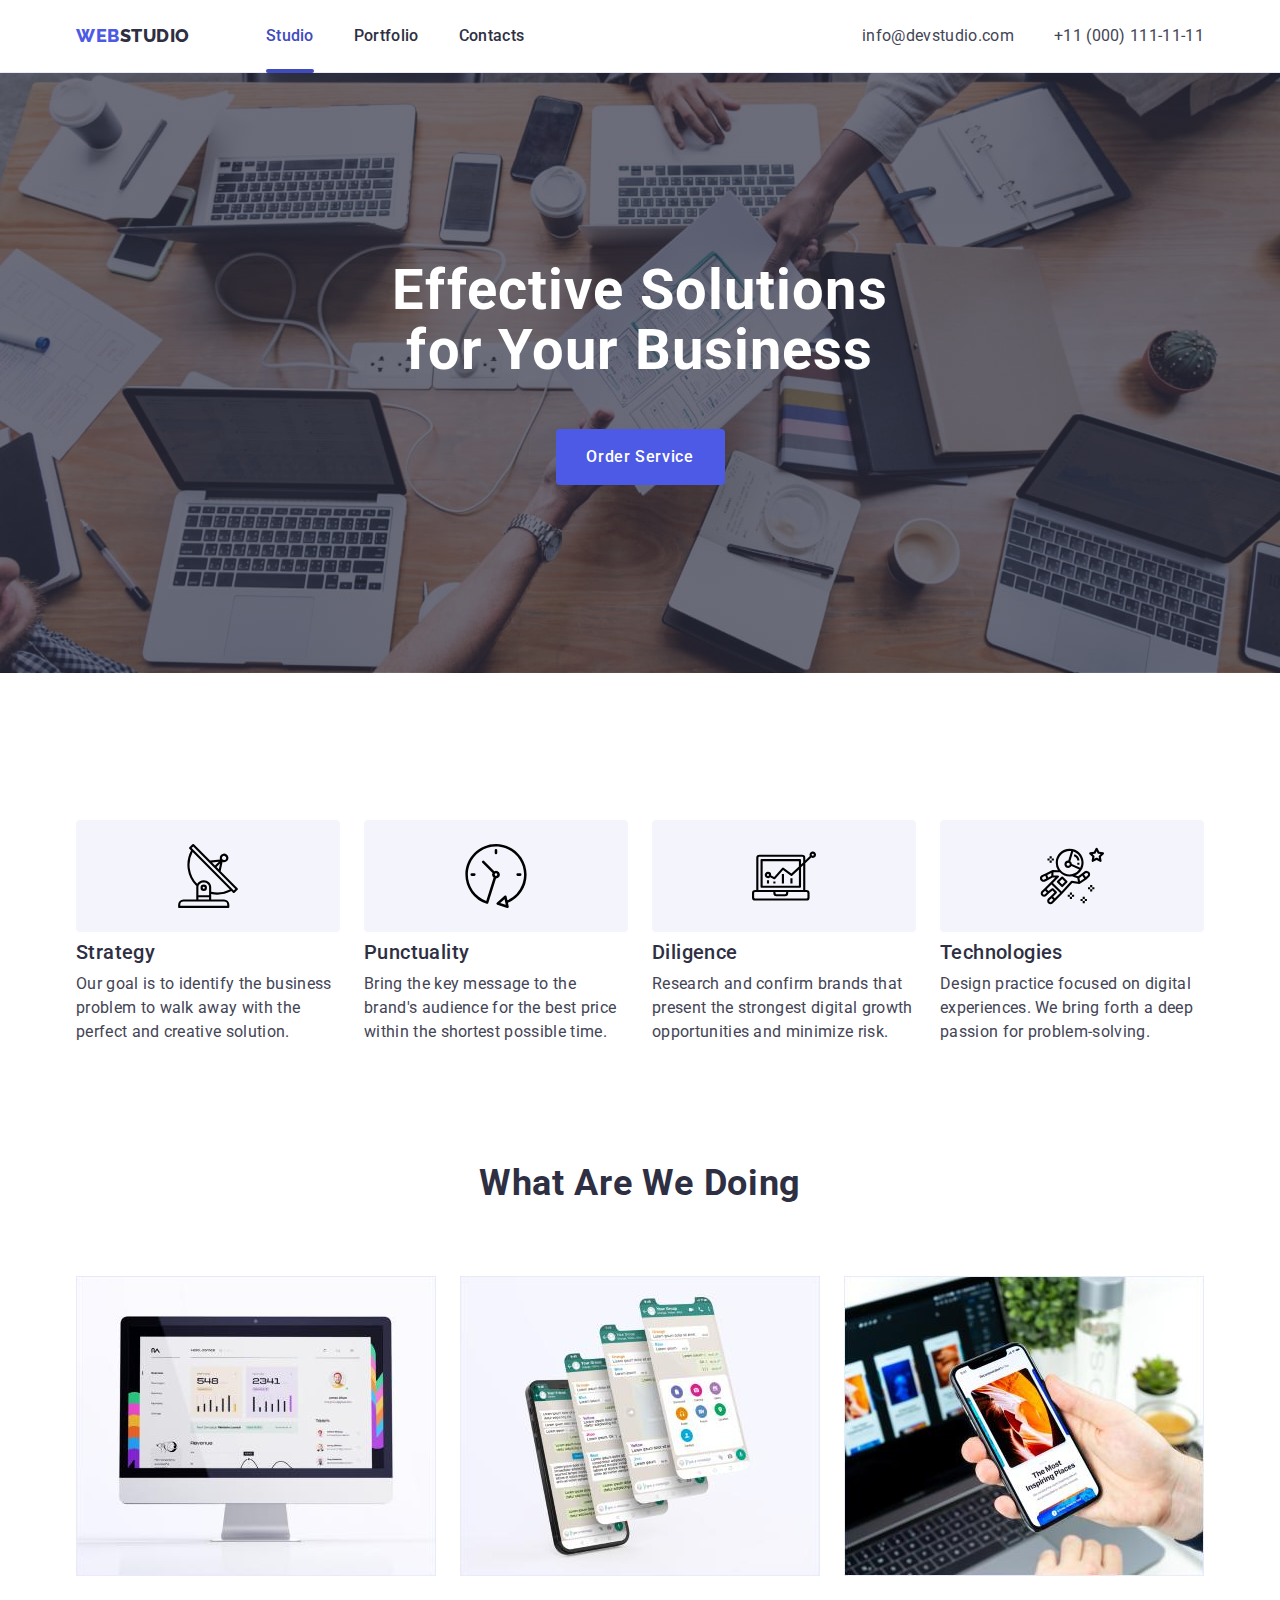
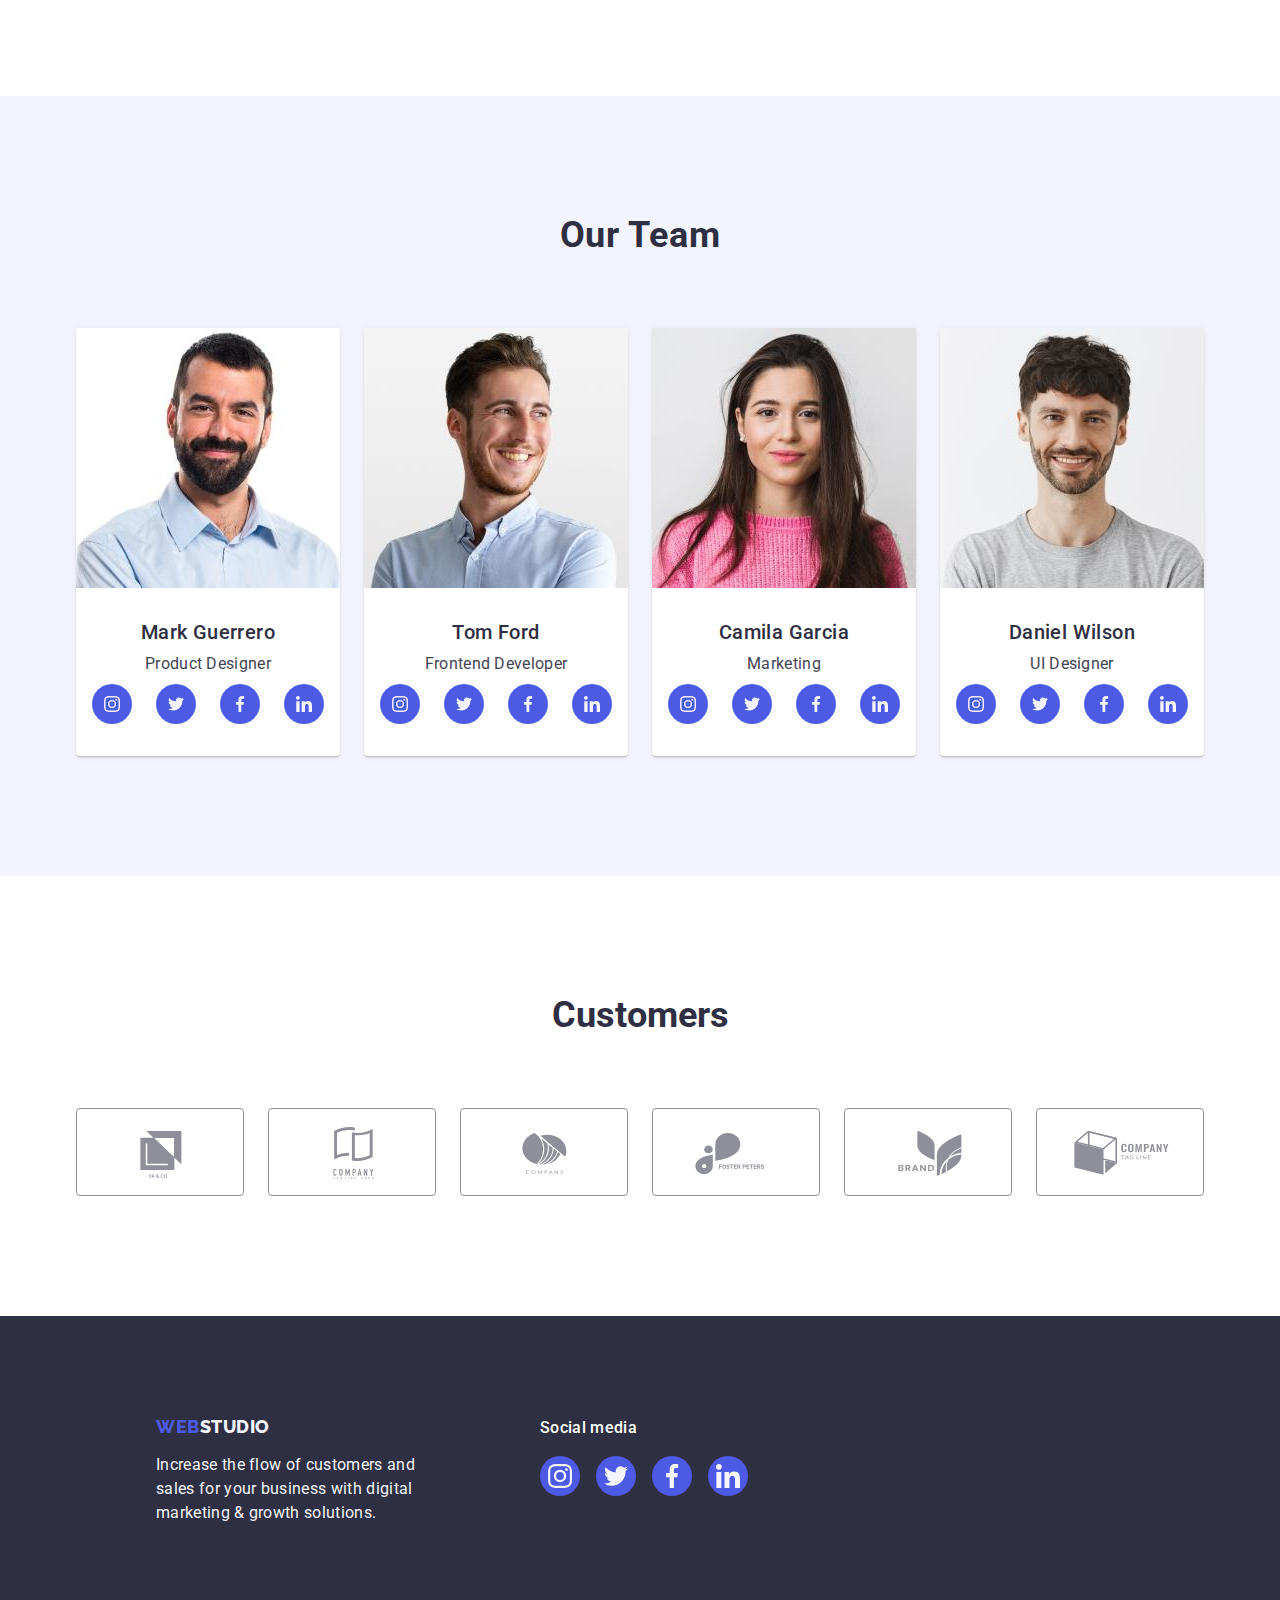
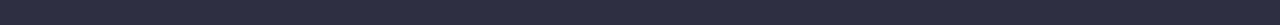
<file: index.html>
<!DOCTYPE html>
<html lang="en">
<head>

    <meta charset="UTF-8">
    <meta http-equiv="X-UA-Compatible" content="IE=edge">
    <meta name="viewport" content="width=device-width, initial-scale=1.0">
    <link rel="preconnect" href="https://fonts.googleapis.com">
    <link rel="preconnect" href="https://fonts.gstatic.com" crossorigin>
    <link href="https://fonts.googleapis.com/css2?family=Raleway:ital,wght@0,100;0,200;0,300;0,400;0,500;0,600;0,700;0,800;0,900;1,100;1,200;1,300;1,400;1,500;1,600;1,700;1,800;1,900&family=Roboto:ital,wght@0,300;0,400;0,500;0,700;0,900;1,100;1,300;1,400;1,500;1,700;1,900&display=swap" rel="stylesheet">
    <link rel="stylesheet" href="https://cdnjs.cloudflare.com/ajax/libs/modern-normalize/1.0.0/modern-normalize.min.css"/>
    <link rel="stylesheet" href="./css/styles.css"/>
    <title>Main page</title>
</head>
<body>
    <header class="header">
        <div class="header-container container">
            <nav class="navigation">
                <a href="./index.html" class="logo link">Web<span class="logo-studio">Studio</span></a>
                <ul class="list menu">
                    <li class="nav-list-item">
                        <a href="./index.html" class="list-link-item selected-list-link-item link">Studio</a>
                    </li>
                    <li class="nav-list-item">
                        <a href="./portfolio.html" class="list-link-item link">Portfolio</a>
                    </li>
                    <li class="nav-list-item">
                        <a href="" class="list-link-item link">Contacts</a>
                    </li>
                </ul>
            </nav>
            <address class="address">
                <ul class="list menu">
                    <li class="nav-list-item">
                        <a href="mailto:info@devstudio.com" class="address-link link">info@devstudio.com</a>
                    </li>
                    <li class="nav-list-item">
                        <a href="tel:+110001111111" class="address-link link">+11 (000) 111-11-11</a>
                    </li>
                </ul>
            </address>
        </div>
    </header>
    <main>
        <section class="first-section">
            <div class="container">
                <h1 class="main-title">Effective Solutions for Your Business</h1>
                <button type="button" class="order-service-button" data-modal-open>Order Service</button>
            </div>
        </section>
        <section class="second-section">
            <div class="container">
                <h2 class="advatages-title">Advantages & Features</h2>
                <ul class="list advatages-list">
                    <li class="list-item">
                        <div class="advatages-icon-container">
                            <svg class="advatages-icon" width="64" height="64">
                                <use href="./images/icons.svg#antenna"></use>
                            </svg>
                        </div>
                        <h3 class="title-item">Strategy</h3>
                        <p class="text-item">
                            Our goal is to identify the business problem to walk away with the perfect and creative solution.
                        </p>
                    </li>
                    <li class="list-item">
                        <div class="advatages-icon-container">
                            <svg class="advatages-icon" width="64" height="64">
                                <use href="./images/icons.svg#clock"></use>
                            </svg>
                        </div>
                        <h3 class="title-item">Punctuality</h3>
                        <p class="text-item">
                            Bring the key message to the brand's audience for the best price within the shortest possible time.
                        </p>
                    </li>
                    <li class="list-item">
                        <div class="advatages-icon-container">
                            <svg class="advatages-icon" width="64" height="64">
                                <use href="./images/icons.svg#diagram"></use>
                            </svg>
                        </div>
                        <h3 class="title-item">Diligence</h3>
                        <p class="text-item">
                            Research and confirm brands that present the strongest digital growth opportunities and minimize risk.
                        </p>
                    </li>
                    <li class="list-item">
                        <div class="advatages-icon-container">
                            <svg class="advatages-icon" width="64" height="64">
                                <use href="./images/icons.svg#astronaut"></use>
                            </svg>
                        </div>
                        <h3 class="title-item">Technologies</h3>
                        <p class="text-item">
                            Design practice focused on digital experiences. We bring forth a deep passion for problem-solving.
                        </p>
                    </li>
                </ul>
            </div>
        </section>
        <section class="third-section">
            <div class="container">
                <h2 class="images-title">What are we doing</h2>
                <ul class="images-list list">
                    <li class="images-list-item">
                        <img src="./images/img-1.jpg" alt="Monitor" width="360"/>
                    </li>
                    <li class="images-list-item">
                        <img src="./images/img-2.jpg" alt="Multiple smartphone screens" width="360"/>
                    </li>
                    <li class="images-list-item">
                        <img src="./images/img-3.jpg" alt="Smartphone in hand" width="360"/>
                    </li>
                </ul>
            </div>
        </section>
        <section class="our-team-section">
            <div class="container">
                <h2 class="images-title">Our Team</h2>
                <ul class="our-team-list list">
                    <li class="employee-list-item">
                        <img src="./images/img-4.jpg" alt="Mark Guerrero photo" width="264"/>
                        <div class="employee-container">
                            <h3 class="employee-title-item">Mark Guerrero</h3>
                            <p class="employee-text-item">Product Designer</p>
                            <ul class="social-media-icons list">
                                <li class="social-media-icon-item">
                                    <a class="social-media-icon-link" href="">
                                        <svg class="social-media-icon" width="16" height="16">
                                            <use href="./images/icons.svg#instagram"></use>
                                        </svg>
                                    </a>
                                </li>
                                <li class="social-media-icon-item">
                                    <a class="social-media-icon-link" href="">
                                        <svg class="social-media-icon" width="16" height="16">
                                            <use href="./images/icons.svg#twitter"></use>
                                        </svg>
                                    </a>
                                </li>
                                <li class="social-media-icon-item">
                                    <a class="social-media-icon-link" href="">
                                        <svg class="social-media-icon" width="16" height="16">
                                            <use href="./images/icons.svg#facebook"></use>
                                        </svg>
                                    </a>
                                </li>
                                <li class="social-media-icon-item">
                                    <a class="social-media-icon-link" href="">
                                        <svg class="social-media-icon" width="16" height="16">
                                            <use href="./images/icons.svg#linkedin"></use>
                                        </svg>
                                    </a>
                                </li>
                            </ul>
                        </div>
                    </li>
                    <li class="employee-list-item">
                        <img src="./images/img-5.jpg" alt="Tom Ford photo" width="264"/>
                        <div class="employee-container">
                            <h3 class="employee-title-item">Tom Ford</h3>
                            <p class="employee-text-item">Frontend Developer</p>
                            <ul class="social-media-icons list">
                                <li class="social-media-icon-item">
                                    <a class="social-media-icon-link" href="">
                                        <svg class="social-media-icon" width="16px" height="16px">
                                            <use href="./images/icons.svg#instagram"></use>
                                        </svg>
                                    </a>
                                </li>
                                <li class="social-media-icon-item">
                                    <a class="social-media-icon-link" href="">
                                        <svg class="social-media-icon" width="16px" height="16px">
                                            <use href="./images/icons.svg#twitter"></use>
                                        </svg>
                                    </a>
                                </li>
                                <li class="social-media-icon-item">
                                    <a class="social-media-icon-link" href="">
                                        <svg class="social-media-icon" width="16px" height="16px">
                                            <use href="./images/icons.svg#facebook"></use>
                                        </svg>
                                    </a>
                                </li>
                                <li class="social-media-icon-item">
                                    <a class="social-media-icon-link" href="">
                                        <svg class="social-media-icon" width="16px" height="16px">
                                            <use href="./images/icons.svg#linkedin"></use>
                                        </svg>
                                    </a>
                                </li>
                            </ul>
                        </div>
                    </li>
                    <li class="employee-list-item">
                        <img src="./images/img-6.jpg" alt="Camila Garcia photo" width="264"/>
                        <div class="employee-container">
                            <h3 class="employee-title-item">Camila Garcia</h3>
                            <p class="employee-text-item">Marketing</p>
                            <ul class="social-media-icons list">
                                <li class="social-media-icon-item">
                                    <a class="social-media-icon-link" href="">
                                        <svg class="social-media-icon" width="16px" height="16px">
                                            <use href="./images/icons.svg#instagram"></use>
                                        </svg>
                                    </a>
                                </li>
                                <li class="social-media-icon-item">
                                    <a class="social-media-icon-link" href="">
                                        <svg class="social-media-icon" width="16px" height="16px">
                                            <use href="./images/icons.svg#twitter"></use>
                                        </svg>
                                    </a>
                                </li>
                                <li class="social-media-icon-item">
                                    <a class="social-media-icon-link" href="">
                                        <svg class="social-media-icon" width="16px" height="16px">
                                            <use href="./images/icons.svg#facebook"></use>
                                        </svg>
                                    </a>
                                </li>
                                <li class="social-media-icon-item">
                                    <a class="social-media-icon-link" href="">
                                        <svg class="social-media-icon" width="16px" height="16px">
                                            <use href="./images/icons.svg#linkedin"></use>
                                        </svg>
                                    </a>
                                </li>
                            </ul>
                        </div>
                    </li>
                    <li class="employee-list-item">
                        <img src="./images/img-7.jpg" alt="Daniel Wilson photo" width="264"/>
                        <div class="employee-container">
                            <h3 class="employee-title-item">Daniel Wilson</h3>
                            <p class="employee-text-item">UI Designer</p>
                            <ul class="social-media-icons list">
                                <li class="social-media-icon-item">
                                    <a class="social-media-icon-link" href="">
                                        <svg class="social-media-icon" width="16px" height="16px">
                                            <use href="./images/icons.svg#instagram"></use>
                                        </svg>
                                    </a>
                                </li>
                                <li class="social-media-icon-item">
                                    <a class="social-media-icon-link" href="">
                                        <svg class="social-media-icon" width="16px" height="16px">
                                            <use href="./images/icons.svg#twitter"></use>
                                        </svg>
                                    </a>
                                </li>
                                <li class="social-media-icon-item">
                                    <a class="social-media-icon-link" href="">
                                        <svg class="social-media-icon" width="16px" height="16px">
                                            <use href="./images/icons.svg#facebook"></use>
                                        </svg>
                                    </a>
                                </li>
                                <li class="social-media-icon-item">
                                    <a class="social-media-icon-link" href="">
                                        <svg class="social-media-icon" width="16px" height="16px">
                                            <use href="./images/icons.svg#linkedin"></use>
                                        </svg>
                                    </a>
                                </li>
                            </ul>
                        </div>
                    </li>
                </ul>
            </div>
        </section>
        <section class="customers-section">
            <div class="container">
                <h2 class="customers-title">Customers</h2>
                <ul class="customers-list list">
                    <li class="customer-list-item">
                        <a class="customer-link" href="">
                            <svg class="customer-icon" width="104" height="56">
                                <use href="./images/icons.svg#logo-1"></use>
                            </svg>
                        </a>
                    </li>
                    <li class="customer-list-item">
                        <a class="customer-link" href="">
                            <svg class="customer-icon" width="104" height="56">
                                <use href="./images/icons.svg#logo-2"></use>
                            </svg>
                        </a>
                    </li>
                    <li class="customer-list-item">
                        <a class="customer-link" href="">
                            <svg class="customer-icon" width="104" height="56">
                                <use href="./images/icons.svg#logo-3"></use>
                            </svg>
                        </a>
                    </li>
                    <li class="customer-list-item">
                        <a class="customer-link" href="">
                            <svg class="customer-icon" width="104" height="56">
                                <use href="./images/icons.svg#logo-4"></use>
                            </svg>
                        </a>
                    </li>
                    <li class="customer-list-item">
                        <a class="customer-link" href="">
                            <svg class="customer-icon" width="104" height="56">
                                <use href="./images/icons.svg#logo-5"></use>
                            </svg>
                        </a>
                    </li>
                    <li class="customer-list-item">
                        <a class="customer-link" href="">
                            <svg class="customer-icon" width="104" height="56">
                                <use href="./images/icons.svg#logo-6"></use>
                            </svg>
                        </a>
                    </li>
                </ul>
            </div>
        </section>
    </main>
    <footer class="footer">
        <div class="footer-container">
            <div class="logo-description-container">
                <a href="./index.html" class="logo-footer link">Web<span class="logo-studio-footer">Studio</span></a>
                <p class="footer-description">
                    Increase the flow of customers and sales for your business with digital marketing & growth solutions.
                </p>
            </div>
            <div class="social-media-footer-container">
                <p class="social-media-footer-title">Social media</p>
                <ul class="social-media-footer-list list">
                    <li class="social-media-footer-list-item">
                        <a class="social-media-footer-link" href="">
                            <svg class="social-media-footer-icon" width="24" height="24">
                                <use href="./images/icons.svg#instagram"></use>
                            </svg>
                        </a>
                    </li>
                    <li class="social-media-footer-list-item">
                        <a class="social-media-footer-link" href="">
                            <svg class="social-media-footer-icon" width="24" height="24">
                                <use href="./images/icons.svg#twitter"></use>
                            </svg>
                        </a>
                    </li>
                    <li class="social-media-footer-list-item">
                        <a class="social-media-footer-link" href="">
                            <svg class="social-media-footer-icon" width="24" height="24">
                                <use href="./images/icons.svg#facebook"></use>
                            </svg>
                        </a>
                    </li>
                    <li class="social-media-footer-list-item">
                        <a class="social-media-footer-link" href="">
                            <svg class="social-media-footer-icon" width="24" height="24">
                                <use href="./images/icons.svg#linkedin"></use>
                            </svg>
                        </a>
                    </li>
                </ul>
            </div>
        </div>
    </footer>
    <div class="backdrop is-hidden" data-modal>
        <div class="modal">
            <div class="close-btn-container">
                <button class="close-btn" data-modal-close>
                    <svg class="close-icon" width="8" height="8">
                        <use href="./images/icons.svg#icon-close"></use>
                    </svg>
                </button>
            </div>
        </div>
    </div>
    <script src="./js/modal.js"></script>
</body>
</html>
</file>
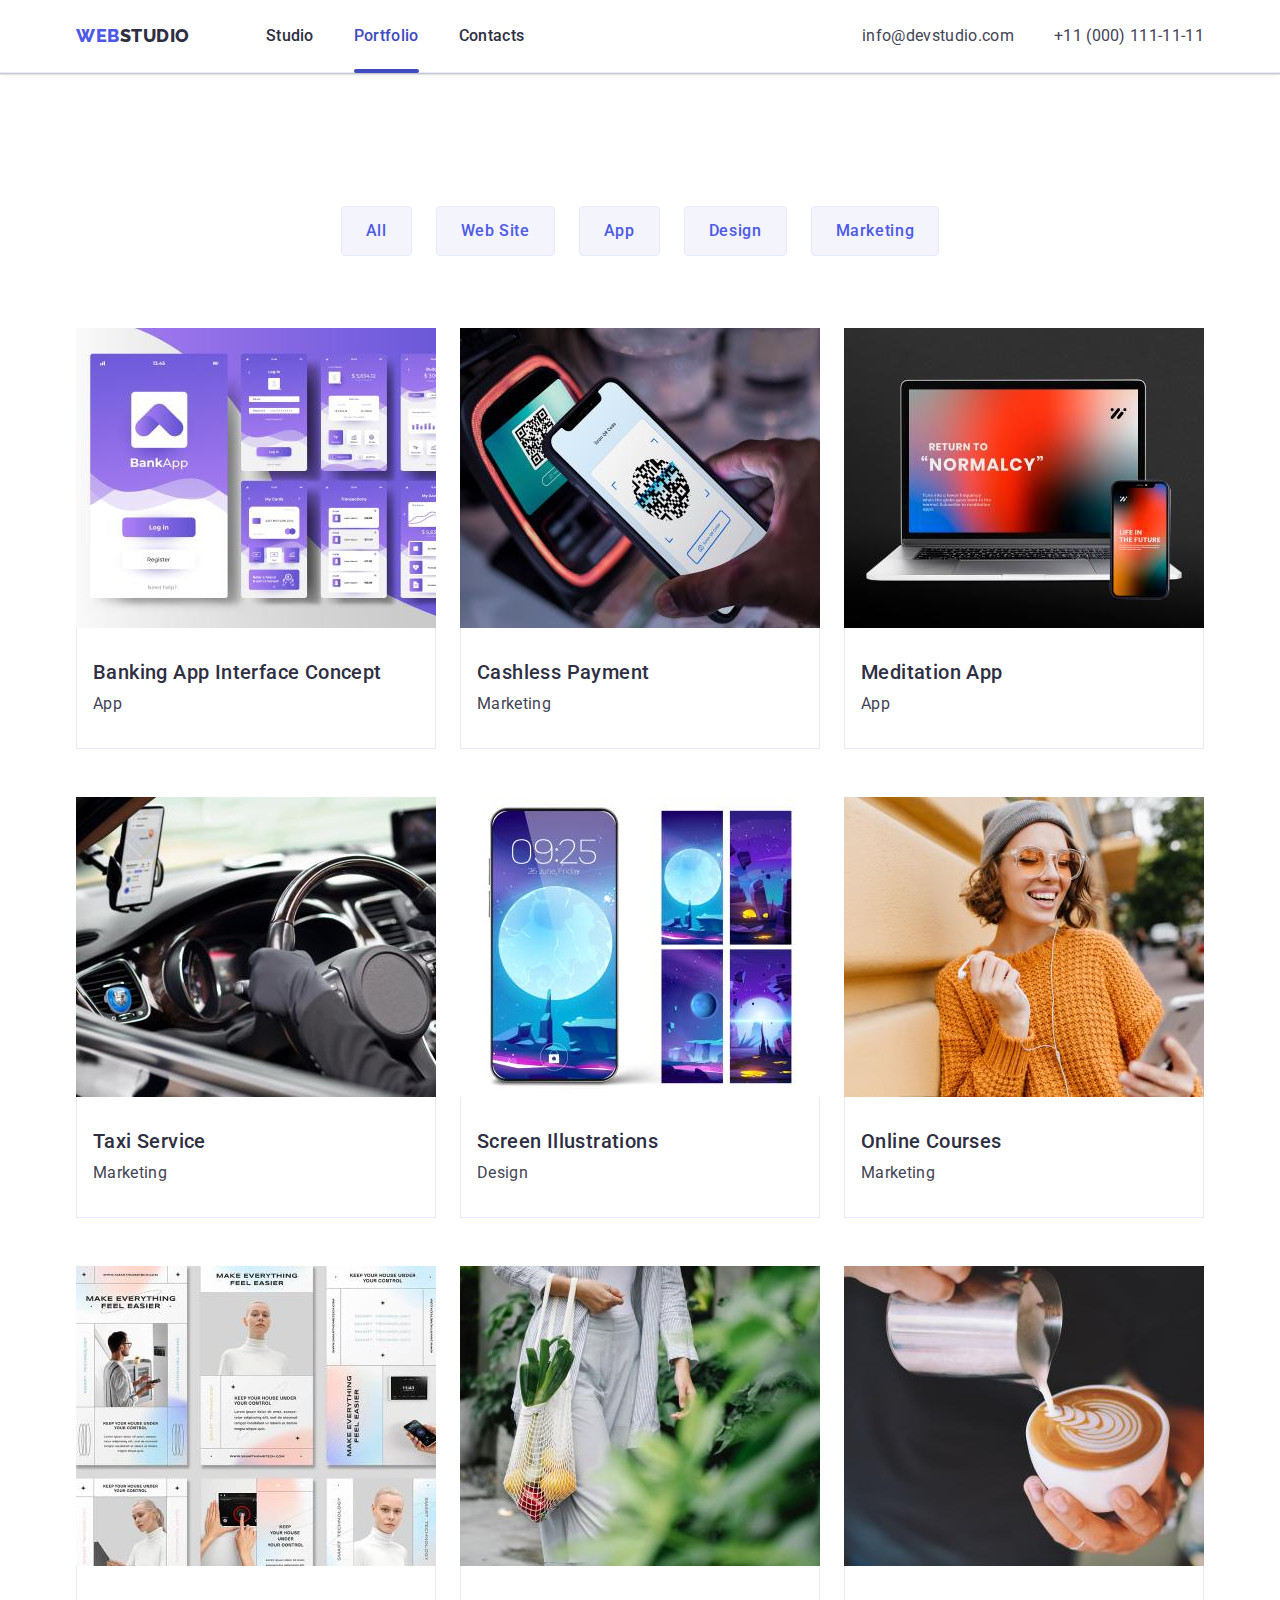
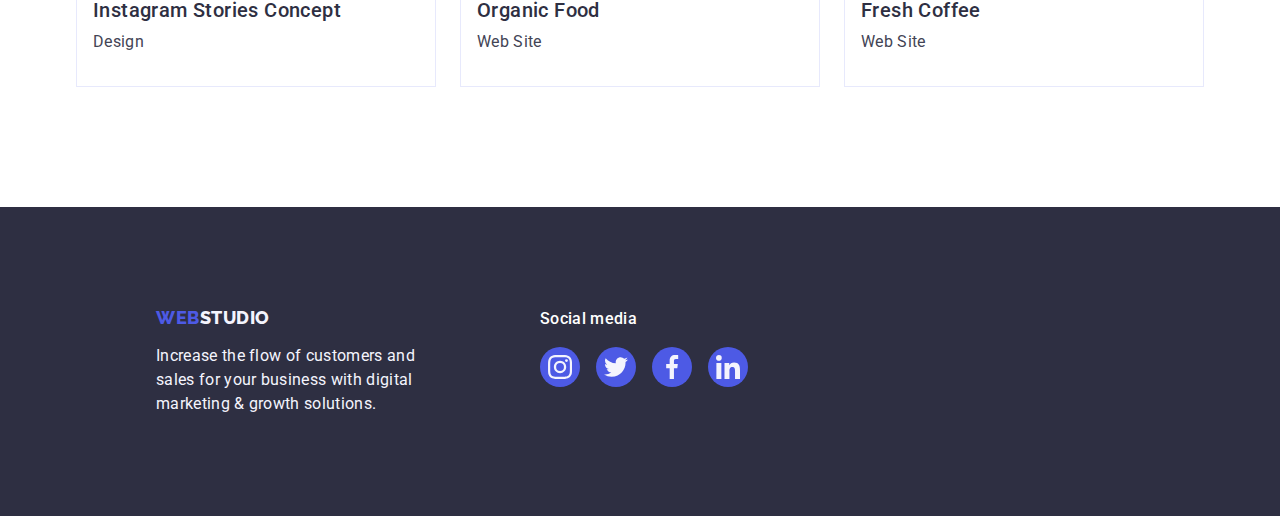
<file: portfolio.html>
<!DOCTYPE html>
<html lang="en">
<head>
    <meta charset="UTF-8">
    <meta http-equiv="X-UA-Compatible" content="IE=edge">
    <meta name="viewport" content="width=device-width, initial-scale=1.0">
    <link rel="preconnect" href="https://fonts.googleapis.com">
    <link rel="preconnect" href="https://fonts.gstatic.com" crossorigin>
    <link href="https://fonts.googleapis.com/css2?family=Raleway:ital,wght@0,100;0,200;0,300;0,400;0,500;0,600;0,700;0,800;0,900;1,100;1,200;1,300;1,400;1,500;1,600;1,700;1,800;1,900&family=Roboto:ital,wght@0,300;0,400;0,500;0,700;0,900;1,100;1,300;1,400;1,500;1,700;1,900&display=swap" rel="stylesheet">
    <link rel="stylesheet" href="https://cdnjs.cloudflare.com/ajax/libs/modern-normalize/1.0.0/modern-normalize.min.css"/>
    <link rel="stylesheet" href="./css/styles.css"/>
    <title>Portfolio</title>
</head>
<body>
    <header class="header">
        <div class="header-container container">
            <nav class="navigation">
                <a href="./index.html" class="logo link">Web<span class="logo-studio">Studio</span></a>
                <ul class="list menu">
                    <li class="nav-list-item">
                        <a href="./index.html" class="list-link-item link">Studio</a>
                    </li>
                    <li class="nav-list-item">
                        <a href="./portfolio.html" class="list-link-item selected-list-link-item link">Portfolio</a>
                    </li>
                    <li class="nav-list-item">
                        <a href="" class="list-link-item link">Contacts</a>
                    </li>
                </ul>
            </nav>
            <address class="address">
                <ul class="list menu">
                    <li class="nav-list-item">
                        <a href="mailto:info@devstudio.com" class="address-link link">info@devstudio.com</a>
                    </li>
                    <li class="nav-last-list-item">
                        <a href="tel:+110001111111" class="address-link link">+11 (000) 111-11-11</a>
                    </li>
                </ul>
            </address>
        </div>
    </header>
    <main>
        <section class="portfolio-section">
            <div class="container">
                <h1 class="portfolio-title">Portfolio page</h1>
                <ul class="portfolio-buttons list">
                    <li class="portfolio-button-item">
                        <button type="button" class="portfolio-button">All</button>
                    </li>
                    <li class="portfolio-button-item">
                        <button type="button" class="portfolio-button">Web Site</button>
                    </li>
                    <li class="portfolio-button-item">
                        <button type="button" class="portfolio-button">App</button>
                    </li>
                    <li class="portfolio-button-item">
                        <button type="button" class="portfolio-button">Design</button>
                    </li>
                    <li class="portfolio-button-item">   
                        <button type="button" class="portfolio-button">Marketing</button>
                    </li>
                </ul> 
                <ul class="list portfolio-items">
                    <li class="portfolio-item">
                        <a class="portfolio-link link" href="">
                            <div class="image-container">
                                <img src="./images/portfoio-1.jpg" alt="Banking App Interface Concept photo" width="360"/>
                                <div class="portfolio-hover-text-container">
                                    <p class="portfolio-hover-text">14 Stylish and User-Friendly App Design Concepts · Task Manager App · Calorie Tracker App · Exotic Fruit Ecommerce App · Cloud Storage App</p>
                                </div>
                            </div>
                            <div class="portfolio-item-container">
                                <h2 class="portfolio-title-item">Banking App Interface Concept</h2>
                                <p class="portfolio-text-item">App</p>
                            </div>
                        </a>
                    </li>
                    <li class="portfolio-item">
                        <a class="portfolio-link link" href="">
                            <div class="image-container">
                                <img src="./images/portfoio-2.jpg" alt="Banking App Interface Concept photo" width="360"/>
                                <div class="portfolio-hover-text-container">
                                    <p class="portfolio-hover-text">14 Stylish and User-Friendly App Design Concepts · Task Manager App · Calorie Tracker App · Exotic Fruit Ecommerce App · Cloud Storage App</p>
                                </div>
                            </div>
                            <div class="portfolio-item-container">
                                <h2 class="portfolio-title-item">Cashless Payment</h2>
                                <p class="portfolio-text-item">Marketing</p>
                            </div>
                        </a>
                    </li>
                    <li class="portfolio-item">
                        <a class="portfolio-link link" href="">
                            <div class="image-container">
                                <img src="./images/portfoio-3.jpg" alt="Banking App Interface Concept photo" width="360"/>
                                <div class="portfolio-hover-text-container">
                                    <p class="portfolio-hover-text">14 Stylish and User-Friendly App Design Concepts · Task Manager App · Calorie Tracker App · Exotic Fruit Ecommerce App · Cloud Storage App</p>
                                </div>
                            </div>
                            <div class="portfolio-item-container">
                                <h2 class="portfolio-title-item">Meditation App</h2>
                                <p class="portfolio-text-item">App</p>
                            </div>
                        </a>
                    </li>
                    <li class="portfolio-item">
                        <a class="portfolio-link link" href="">
                            <div class="image-container">
                                <img src="./images/portfoio-4.jpg" alt="Banking App Interface Concept photo" width="360"/>
                                <div class="portfolio-hover-text-container">
                                    <p class="portfolio-hover-text">14 Stylish and User-Friendly App Design Concepts · Task Manager App · Calorie Tracker App · Exotic Fruit Ecommerce App · Cloud Storage App</p>
                                </div>
                            </div>
                            <div class="portfolio-item-container">
                                <h2 class="portfolio-title-item">Taxi Service</h2>
                                <p class="portfolio-text-item">Marketing</p>
                            </div>
                        </a>
                    </li>
                    <li class="portfolio-item">
                        <a class="portfolio-link link" href="">
                            <div class="image-container">
                                <img src="./images/portfoio-5.jpg" alt="Banking App Interface Concept photo" width="360"/>
                                <div class="portfolio-hover-text-container">
                                    <p class="portfolio-hover-text">14 Stylish and User-Friendly App Design Concepts · Task Manager App · Calorie Tracker App · Exotic Fruit Ecommerce App · Cloud Storage App</p>
                                </div>
                            </div>
                            <div class="portfolio-item-container">
                                <h2 class="portfolio-title-item">Screen Illustrations</h2>
                                <p class="portfolio-text-item">Design</p>
                            </div>
                        </a>
                    </li>
                    <li class="portfolio-item">
                        <a class="portfolio-link link" href="">
                            <div class="image-container">
                                <img src="./images/portfoio-6.jpg" alt="Banking App Interface Concept photo" width="360"/>
                                <div class="portfolio-hover-text-container">
                                    <p class="portfolio-hover-text">14 Stylish and User-Friendly App Design Concepts · Task Manager App · Calorie Tracker App · Exotic Fruit Ecommerce App · Cloud Storage App</p>
                                </div>
                            </div>
                            <div class="portfolio-item-container">
                                <h2 class="portfolio-title-item">Online Courses</h2>
                                <p class="portfolio-text-item">Marketing</p>
                            </div>
                        </a>
                    </li>
                    <li class="portfolio-item">
                        <a class="portfolio-link link" href="">
                            <div class="image-container">
                                <img src="./images/portfoio-7.jpg" alt="Banking App Interface Concept photo" width="360"/>
                                <div class="portfolio-hover-text-container">
                                    <p class="portfolio-hover-text">14 Stylish and User-Friendly App Design Concepts · Task Manager App · Calorie Tracker App · Exotic Fruit Ecommerce App · Cloud Storage App</p>
                                </div>
                            </div>
                            <div class="portfolio-item-container">
                                <h2 class="portfolio-title-item">Instagram Stories Concept</h2>
                                <p class="portfolio-text-item">Design</p>
                            </div>
                        </a>
                    </li>
                    <li class="portfolio-item">
                        <a class="portfolio-link link" href="">
                            <div class="image-container">
                                <img src="./images/portfoio-8.jpg" alt="Banking App Interface Concept photo" width="360"/>
                                <div class="portfolio-hover-text-container">
                                    <p class="portfolio-hover-text">14 Stylish and User-Friendly App Design Concepts · Task Manager App · Calorie Tracker App · Exotic Fruit Ecommerce App · Cloud Storage App</p>
                                </div>
                            </div>
                            <div class="portfolio-item-container">
                                <h2 class="portfolio-title-item">Organic Food</h2>
                                <p class="portfolio-text-item">Web Site</p>
                            </div>
                        </a>
                    </li>
                    <li class="portfolio-item">
                        <a class="portfolio-link link" href="">
                            <div class="image-container">
                                <img src="./images/portfoio-9.jpg" alt="Banking App Interface Concept photo" width="360"/>
                                <div class="portfolio-hover-text-container">
                                    <p class="portfolio-hover-text">14 Stylish and User-Friendly App Design Concepts · Task Manager App · Calorie Tracker App · Exotic Fruit Ecommerce App · Cloud Storage App</p>
                                </div>
                            </div>
                            <div class="portfolio-item-container">
                                <h2 class="portfolio-title-item">Fresh Coffee</h2>
                                <p class="portfolio-text-item">Web Site</p>
                            </div>
                        </a>
                    </li>
                </ul>
            </div>
        </section>
    </main>
    <footer class="footer">
        <div class="footer-container">
            <div class="logo-description-container">
                <a href="./index.html" class="logo-footer link">Web<span class="logo-studio-footer">Studio</span></a>
                <p class="footer-description">
                    Increase the flow of customers and sales for your business with digital marketing & growth solutions.
                </p>
            </div>
            <div class="social-media-footer-container">
                <p class="social-media-footer-title">Social media</p>
                <ul class="social-media-footer-list list">
                    <li class="social-media-footer-list-item">
                        <a class="social-media-footer-link" href="">
                            <svg class="social-media-footer-icon" width="24" height="24">
                                <use href="./images/icons.svg#instagram"></use>
                            </svg>
                        </a>
                    </li>
                    <li class="social-media-footer-list-item">
                        <a class="social-media-footer-link" href="">
                            <svg class="social-media-footer-icon" width="24" height="24">
                                <use href="./images/icons.svg#twitter"></use>
                            </svg>
                        </a>
                    </li>
                    <li class="social-media-footer-list-item">
                        <a class="social-media-footer-link" href="">
                            <svg class="social-media-footer-icon" width="24" height="24">
                                <use href="./images/icons.svg#facebook"></use>
                            </svg>
                        </a>
                    </li>
                    <li class="social-media-footer-list-item">
                        <a class="social-media-footer-link" href="">
                            <svg class="social-media-footer-icon" width="24" height="24">
                                <use href="./images/icons.svg#linkedin"></use>
                            </svg>
                        </a>
                    </li>
                </ul>
            </div>
        </div>
    </footer>
</body>
</html>
</file>
<file: css/styles.css>
:root {
    --background-color: #ffffff
}

body {
    font-family: "Raleway", sans-serif;
    font-family: "Roboto", sans-serif;
    color: #434455;
    background-color: var(--background-color);
}

h1, h2, h3, h4, h5, h6, p ,ul {
    margin: 0;
}

ul {
    margin: 0;
    padding: 0;
}

.header {
    max-width: 1440px;
    margin-left: auto;
    margin-right: auto;
    border-bottom: 1px solid #e7e9fc;
    padding-top: 24px;
    padding-bottom: 24px;
    box-shadow: 0px 2px 1px rgba(46, 47, 66, 0.08), 0px 1px 1px rgba(46, 47, 66, 0.16), 0px 1px 6px rgba(46, 47, 66, 0.08);
}

img {
    display: block;
}

.header-container {
    display: flex;
}

.container {
    width: 1158px;
    margin: 0 auto;
    padding-left: 15px;
    padding-right: 15px;
    justify-content: space-between;
}

.navigation {
    display: flex;
    align-items: center;
}

.logo {
    font-family: "Raleway", sans-serif;
    font-weight: 800;
    font-size: 18px;
    line-height: 1.17;
    letter-spacing: 0.03em;
    text-transform: uppercase;
    color: #4d5ae5;
    margin-right: 76px;
}

.link {
    text-decoration: none;
}

.logo-studio {
    color: #2e2f42;
}

.menu {
    display: flex;
}

.list {
    list-style: none;
}

.list-link-item {
    font-weight: 500;
    font-size: 16px;
    line-height: 1.5;
    letter-spacing: 0.02em;
    color: #2e2f42;
    padding-top: 24px;
    padding-bottom: 24px;
    transition-property: color;
    transition-duration: 250ms;
    transition-timing-function: cubic-bezier(0.4, 0, 0.2, 1);
}

.list-link-item:hover,
.list-link-item:focus {
    color: #404bbf;
}

.nav-list-item {
    position: relative;
    margin-right: 40px;
}

.nav-list-item:last-child {
    margin-right: 0;
}

.address {
    font-style: normal;
}

.address-link {
    font-size: 16px;
    line-height: 1.5;
    letter-spacing: 0.02em;
    color: #434455;
    transition-property: color;
    transition-duration: 250ms;
    transition-timing-function: cubic-bezier(0.4, 0, 0.2, 1);
}

.selected-list-link-item {
    color:#404BBF;
}

.selected-list-link-item::after {
    content: '';
    position: absolute;
    bottom: -25px;
    right: 0;
    width: 100%;
    height: 4px;
    background-color:#404BBF;
    border-radius: 2px;
    margin-top: 200px;
}

.address-link:hover,
.address-link:focus {
    color: #404bbf;
}

.first-section-container {
    display: block;
    width: 1158px;
    margin: 0 auto;
    padding-left: 15px;
    padding-right: 15px;
    justify-content: center;
}

.first-section {
    background-color: #2e2f42;
    background-image: linear-gradient(rgba(46, 47, 66, 0.7), rgba(46, 47, 66, 0.7)), 
    url(../images/people-office.jpg);
    padding-top: 188px;
    padding-bottom: 188px;
    max-width: 1440px;
    margin-left: auto;
    margin-right: auto;
    background-repeat: no-repeat;
    background-position: center;
    background-size: cover;
}

.advatages-list {
    display: flex;
    gap: 24px;
    padding-left: 0;
}

.list-item {
    width: calc((100% - 72px) / 4);
}

.advatages-icon-container {
    display: flex;
    height: 112px;
    background-color: #F4F4FD;
    border-radius: 4px;
    margin-bottom: 8px;
    justify-content: center;
    align-items: center;
}

.main-title {
    font-size: 56px;
    line-height: 1.07;
    text-align: center;
    letter-spacing: 0.02em;
    color: #ffffff;
    max-width: 496px;
    margin-bottom: 8px;
    margin: 0 auto;
}

.order-service-button {
    background-color: #4d5ae5;
    font-family: "Roboto", sans-serif;
    font-weight: 500;
    font-size: 16px;
    line-height: 1.5;
    letter-spacing: 0.04em;
    color: #ffffff;
    cursor: pointer;
    display: block;
    min-width: 169px;
    height: 56px;
    border: none;
    border-radius: 4px;
    margin-left: auto;
    margin-right: auto;
    margin-top: 48px;
    transition-property: background-color;
    transition-duration: 250ms;
    transition-timing-function: cubic-bezier(0.4, 0, 0.2, 1);
}

.order-service-button:hover,
.order-service-button:focus {
    background-color: #404BBF;
}

.second-section {
    padding-top: 120px;
    padding-bottom: 120px;
}

.advatages-title {
    visibility: hidden;
}

.title-item {
    font-weight: 500;
    font-size: 20px;
    line-height: 1.2;
    letter-spacing: 0.02em;
    color: #2e2f42;
    margin-bottom: 8px;
}

.text-item {
    font-size: 16px;
    line-height: 1.5;
    letter-spacing: 0.02em;
    color: #434455;
}

.third-section {
    padding-bottom: 120px;
}

.images-title {
    font-size: 36px;
    line-height: 1.11;
    text-align: center;
    letter-spacing: 0.02em;
    text-transform: capitalize;
    color: #2e2f42;
    margin-bottom: 72px;
}

.images-list {
    display: flex;
    padding-left: 0;
    gap: 24px;
}

.images-list-item {
    width: calc((100% - 48px) / 3);
}

.our-team-section {
    background-color: #F4F4FD;
    padding-top: 120px;
    padding-bottom: 120px;
}

.our-team-list {
    display: flex;
    gap: 24px;
    padding-left: 0;
}

.employee-list-item {
    background-color: #FFFFFF;
    width: calc((100% - 72px) / 4);
    box-shadow: 0px 1px 6px rgba(46, 47, 66, 0.08), 0px 1px 1px rgba(46, 47, 66, 0.16), 0px 2px 1px rgba(46, 47, 66, 0.08);
    border-radius: 0px 0px 4px 4px;
}

.employee-container {
    padding: 32px 0;
}

.employee-title-item {
    font-weight: 500;
    font-size: 20px;
    line-height: 1.2;
    letter-spacing: 0.02em;
    color: #2e2f42;
    margin-bottom: 8px;
    text-align: center;
    
}

.employee-text-item {
    font-size: 16px;
    line-height: 1.5;
    letter-spacing: 0.02em;
    color: #434455;
    text-align: center;
}

.social-media-icons {
    display: flex;
    justify-content: center;
    gap: 24px;
    margin-top: 8px;
}

.social-media-icon-item {
    width: 40px;
    height: 40px;
}

.social-media-icon-link {
    background-color: #4D5AE5;
    border-radius: 50%;
    width: 100%;
    height: 100%;
    display: flex;
    justify-content: center;
    align-items: center;
    cursor: pointer;
    transition-property: background-color;
    transition-duration: 250ms;
    transition-timing-function: cubic-bezier(0.4, 0, 0.2, 1);
}

.social-media-icon-link:hover,
.social-media-icon-link:focus {
    background-color: #404bbf;
}

.social-media-icon {
    fill: #F4F4FD;
}

.customers-section {
    padding-top: 120px;
    padding-bottom: 120px;
}

.customers-title {
    color: #2e2f42;
    font-size: 36px;
    line-height: 1.1;
    margin-bottom: 72px;
    text-align: center;
}

.customers-list {
    display: flex;
    gap: 24px;
}

.customer-list-item {
    width: calc((100% - 120px) / 6);
    height: 88px;
}

.customer-link {
    width: 100%;
    height: 100%;
    border: 1px solid #8e8f99;
    border-radius: 4px;
    display: flex;
    align-items: center;
    justify-content: center;
    color: #8e8f99;
    transition-property: background-color border-color;
    transition-duration: 250ms;
    transition-timing-function: cubic-bezier(0.4, 0, 0.2, 1);
}

.customer-link:hover,
.customer-link:focus {
    border-color: #404bbf;
    color: #404bbf;
}

.customer-icon {
    fill: currentColor;
}

.footer {
    background-color: #2e2f42;
    padding: 100px 0;
    color: #2e2f42;
}

.footer-container {
    display: flex;
    align-items: baseline;
    padding-left: 156px;
}

.logo-footer {
    display: inline-block;
    font-family: "Raleway", sans-serif;
    font-weight: 800;
    font-size: 18px;
    line-height: 1.17;
    letter-spacing: 0.03em;
    text-transform: uppercase;
    color: #4d5ae5;
    margin-right: 76px;
    margin-bottom: 16px;
}

.logo-studio-footer {
    color: #f4f4fd;
}

.footer-description {
    font-family: 'Roboto';
    font-style: normal;
    font-weight: 400;
    font-size: 16px;
    line-height: 24px;
    letter-spacing: 0.02em;
    color: #F4F4FD;
    max-width: 264px;
}

.logo-description-container {
    margin-right: 120px;
}

.social-media-footer-title {
    font-weight: 500;
    font-size: 16px;
    line-height: 1.5;
    letter-spacing: 0.02em;
    color: #FFFFFF;
    margin-bottom: 16px;
}

.social-media-footer-list {
    display: flex;
    gap: 16px;
}

.social-media-footer-list-item {
    width: 40px;
    height: 40px;
}

.social-media-footer-link {
    width: 100%;
    height: 100%;
    background-color: #4d5ae5;
    border-radius: 50%;
    display: flex;
    align-items: center;
    justify-content: center;
    cursor: pointer;
    transition-property: background-color;
    transition-duration: 250ms;
    transition-timing-function: cubic-bezier(0.4, 0, 0.2, 1);
}

.social-media-footer-link:hover,
.social-media-footer-link:focus {
    background-color: #31d0aa;
}

.social-media-footer-icon {
    fill: #f4f4fd;
}

.portfolio-section {
    padding: 96px 0 120px;
}

.portfolio-title {
    visibility: hidden;
}

.portfolio-buttons {
    display: flex;
    justify-content: center;
    gap: 24px;
    margin-bottom: 72px;
}

.portfolio-button {
    font-family: "Roboto", sans-serif;
    font-weight: 500;
    font-size: 16px;
    line-height: 1.5;
    letter-spacing: 0.04em;
    color: #4d5ae5;
    background-color: #F4F4FD;
    cursor: pointer;
    padding: 12px 24px;
    border: 1px solid #e7e9fc;
    border-radius: 4px;
    transition-property: background-color;
    transition-duration: 250ms;
    transition-timing-function: cubic-bezier(0.4, 0, 0.2, 1);
}

.portfolio-button:hover,
.portfolio-button:focus {
    color: #FFFFFF;
    background-color: #404BBF;
    border: 1px solid transparent;
    box-shadow: 0px 3px 1px rgba(0, 0, 0, 0.1), 0px 2px 1px rgba(0, 0, 0, 0.08), 0px 2px 2px rgba(0, 0, 0, 0.12);
}

.portfolio-items {
    display: flex;
    flex-wrap: wrap;
    column-gap: 24px;
    row-gap: 48px;
    padding-left: 0;
}

.portfolio-item {
    width: calc((100% - 48px) / 3);
}

.portfolio-link {
    display: block;
    transition-property: box-shadow;
    transition-duration: 250ms;
    transition-timing-function: cubic-bezier(0.4, 0, 0.2, 1);
}

.image-container {
    position: relative;
    overflow: hidden;

}

.portfolio-link:hover,
.portfolio-link:focus {
    box-shadow: 0px 1px 6px rgba(46, 47, 66, 0.08), 0px 1px 1px rgba(46, 47, 66, 0.16), 0px 2px 1px rgba(46, 47, 66, 0.08);
}

.portfolio-hover-text-container {
    position: absolute;
    bottom: 0;
    left: 0;
    width: 100%;
    height: 100%;
    mix-blend-mode: normal;
    background-color: #4D5AE5;
    transform: translateY(100%);
    transition-property: transform;
    transition-duration: 250ms;
    transition-timing-function: cubic-bezier(0.4, 0, 0.2, 1);
}

.portfolio-hover-text {
    font-family: 'Roboto';
    font-style: normal;
    font-weight: 400;
    font-size: 16px;
    line-height: 24px;
    letter-spacing: 0.02em;
    margin: 40px 32px;
    color: #F4F4FD;
}

.portfolio-link:hover .portfolio-hover-text-container,
.portfolio-link:focus .portfolio-hover-text-container{
    transform: translateY(0);
}

.portfolio-item-container {
    padding: 32px 16px;
    border: 1px solid #e7e9fc;
    border-top: none;
}

.portfolio-title-item {
    font-weight: 500;
    font-size: 20px;
    line-height: 1.2;
    letter-spacing: 0.02em;
    color: #2e2f42;
    margin-bottom: 8px;
}

.portfolio-text-item {
    font-size: 16px;
    line-height: 1.5;
    letter-spacing: 0.02em;
    color: #434455;
}

.backdrop {
    position: fixed;
    top: 0;
    left: 0;
    width: 100%;
    height: 100%;
    background-color: rgba(46, 47, 66, 0.4);
    opacity: 1;
    transition-property: opacity;
    transition-duration: 250ms;
    transition-timing-function: cubic-bezier(0.4, 0, 0.2, 1);
}

.backdrop.is-hidden {
    opacity: 0;
    pointer-events: none;
}

.modal {
    position: absolute;
    top: 50%;
    left: 50%;
    min-width: 408px;
    min-height: 584px;
    background-color: #FCFCFC;
    box-shadow: 0px 1px 1px rgba(0, 0, 0, 0.14), 0px 1px 3px rgba(0, 0, 0, 0.12), 0px 2px 1px rgba(0, 0, 0, 0.2);
    border-radius: 4px;
    transform: translate(-50%, -50%) scale(1);
    transition-property: transform;
    transition-duration: 250ms;
    transition-timing-function: cubic-bezier(0.4, 0, 0.2, 1);
}

.backdrop.is-hidden .modal {
    transform: translate(-50%, -50%) scale(0.9);
}

.close-btn-container {
    display: flex;
    justify-content: flex-end;
}

.close-btn {
    background-color: #E7E9FC;
    border: 1px solid rgba(0, 0, 0, 0.1);
    border-radius: 50%;
    margin: 24px;
    padding: 8px;
    display: flex;
    cursor: pointer;
    transition-property: background-color;
    transition-duration: 250ms;
    transition-timing-function: cubic-bezier(0.4, 0, 0.2, 1);
}

.close-icon {
    justify-content: center;
    align-items: center;
    fill: #2E2F42;
    transition-property: fill;
    transition-duration: 250ms;
    transition-timing-function: cubic-bezier(0.4, 0, 0.2, 1);
}

.close-btn:hover {
    background-color: #404BBF;
    border: 1px solid #404BBF;
}

.close-btn:hover .close-icon {
    fill: #FFFFFF;
}
</file>
